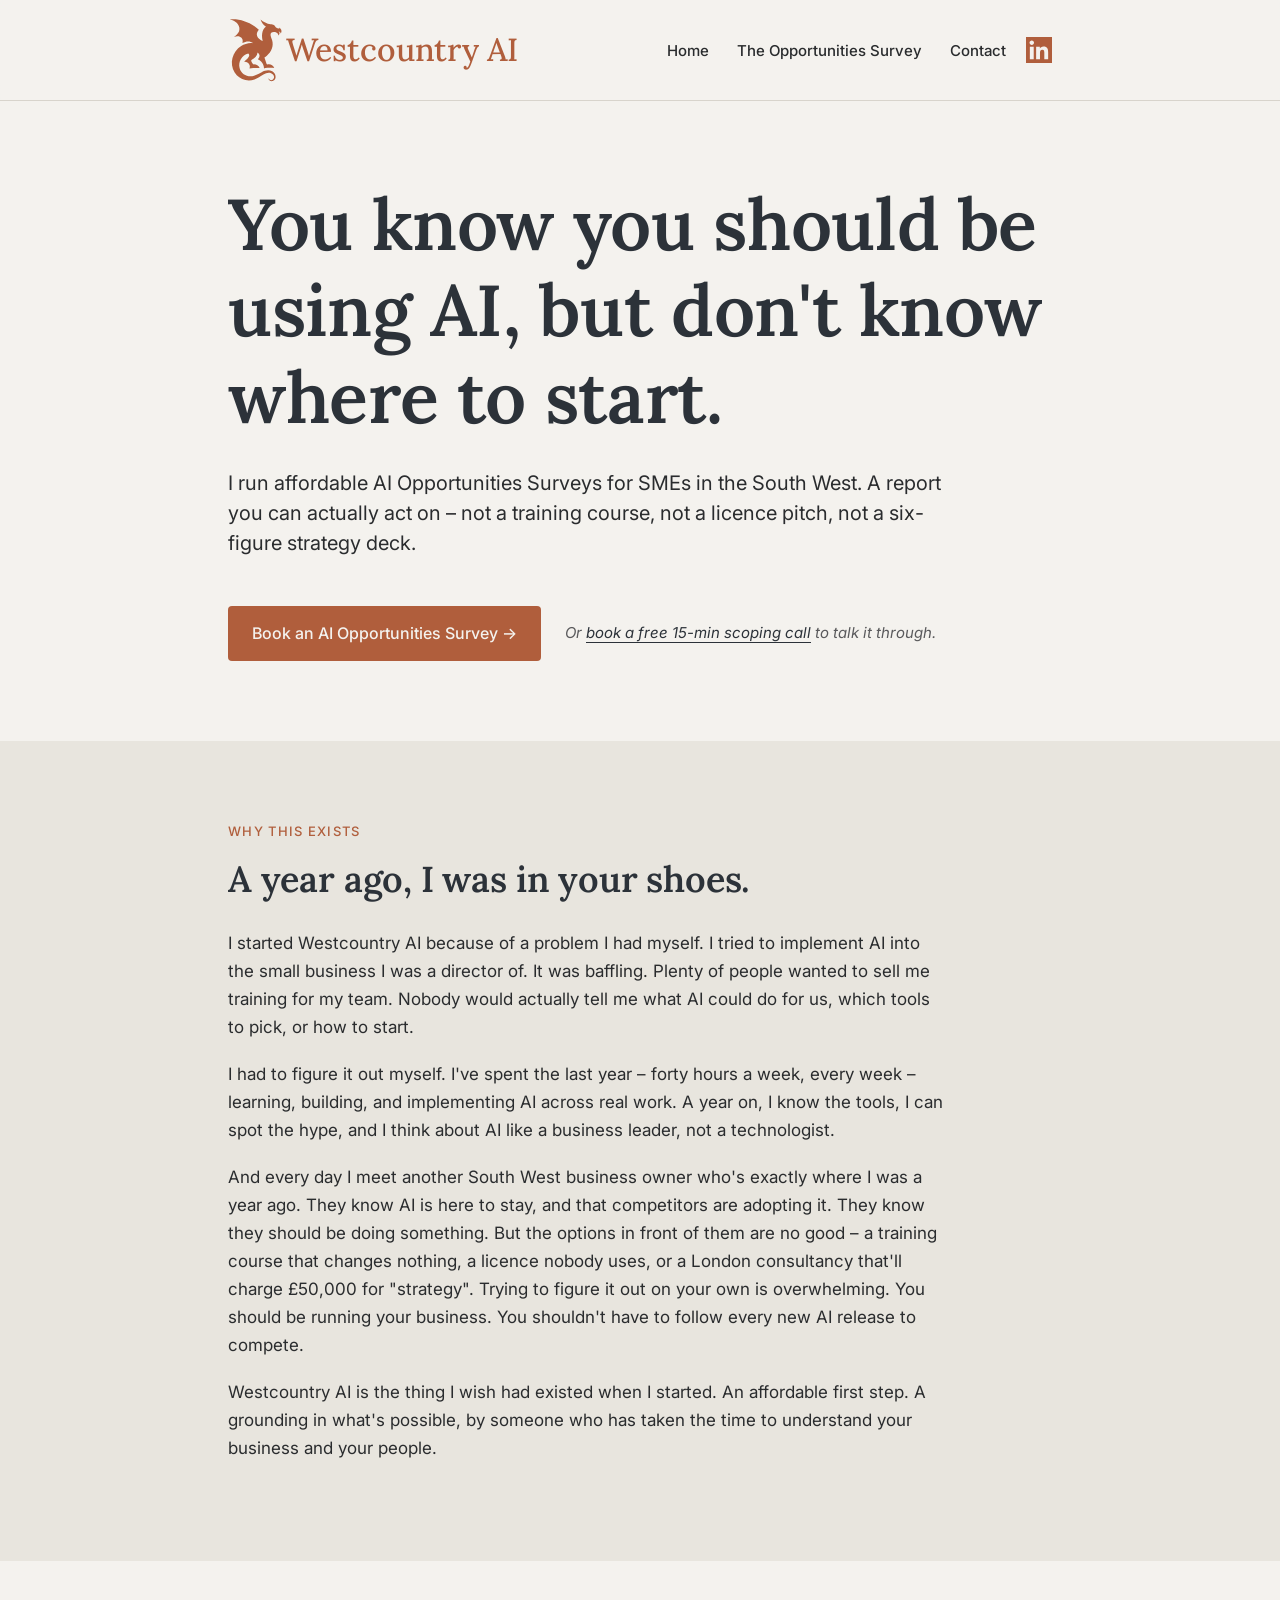
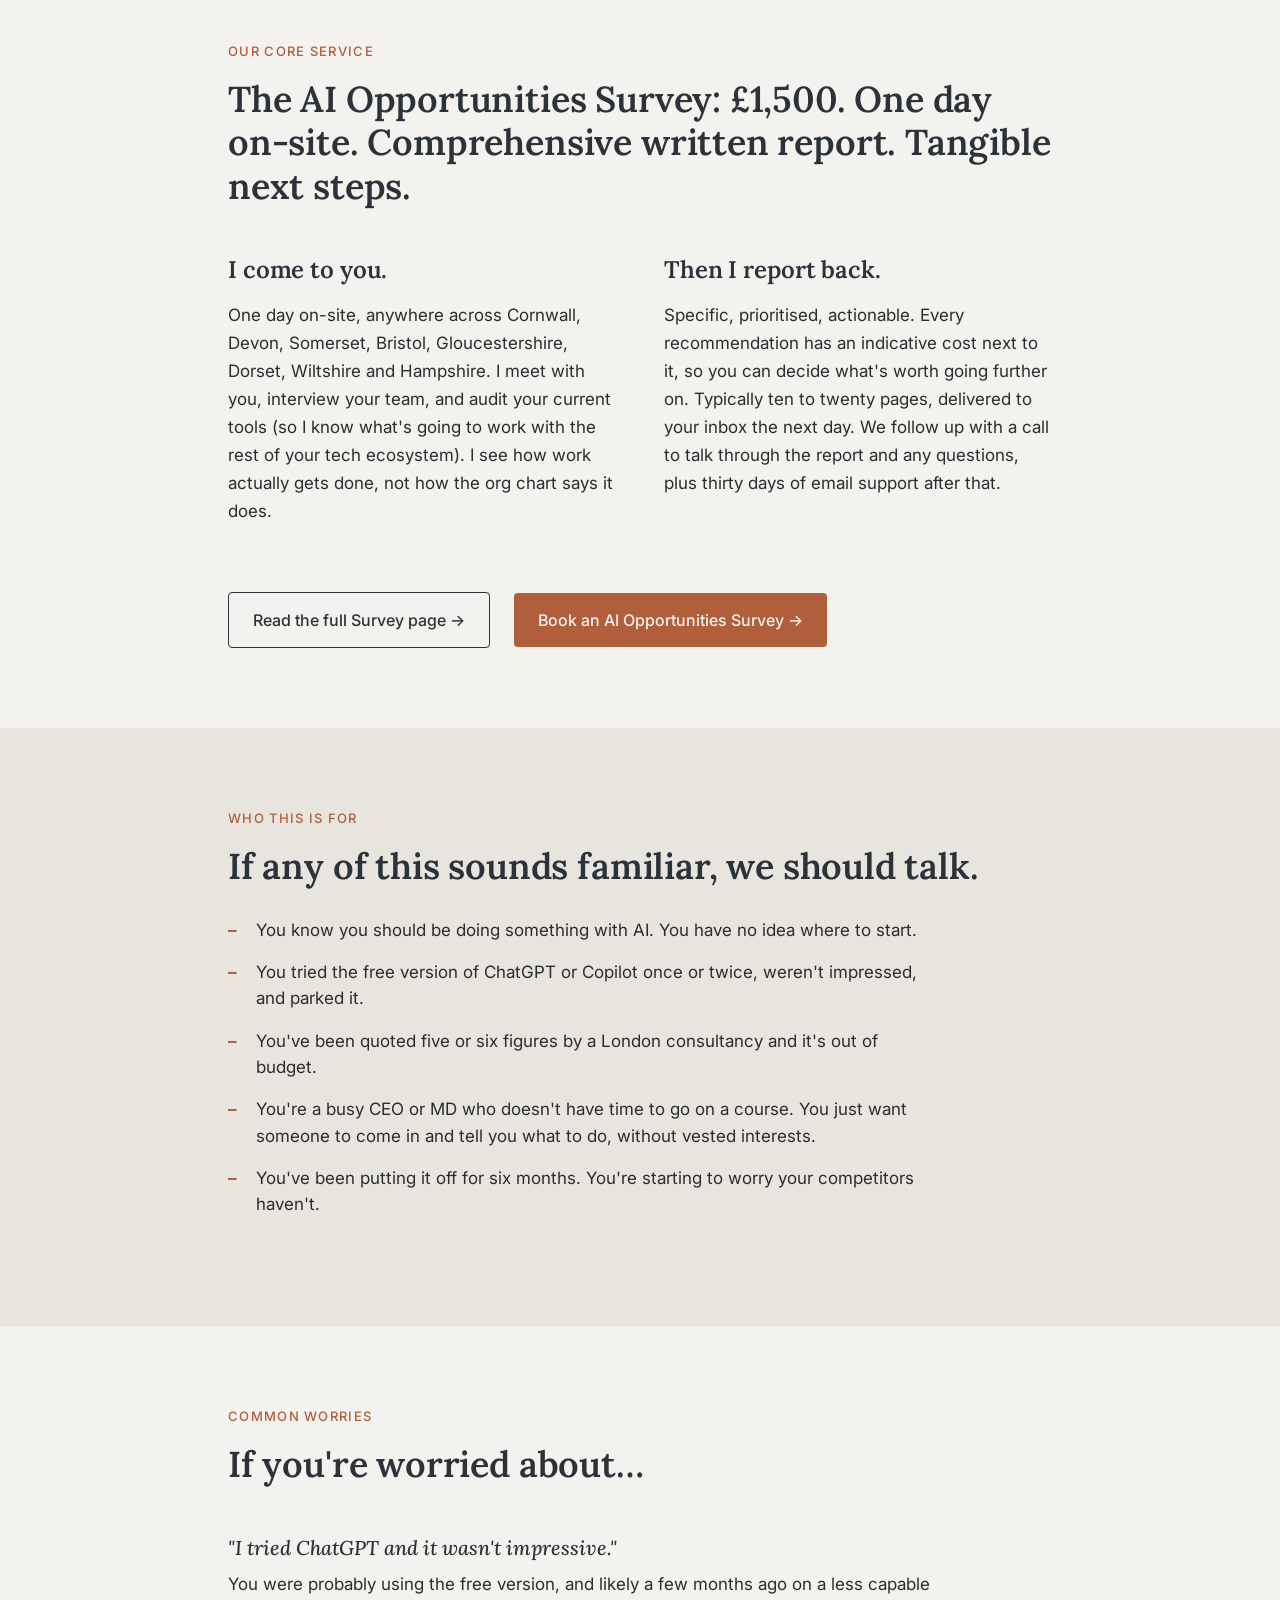
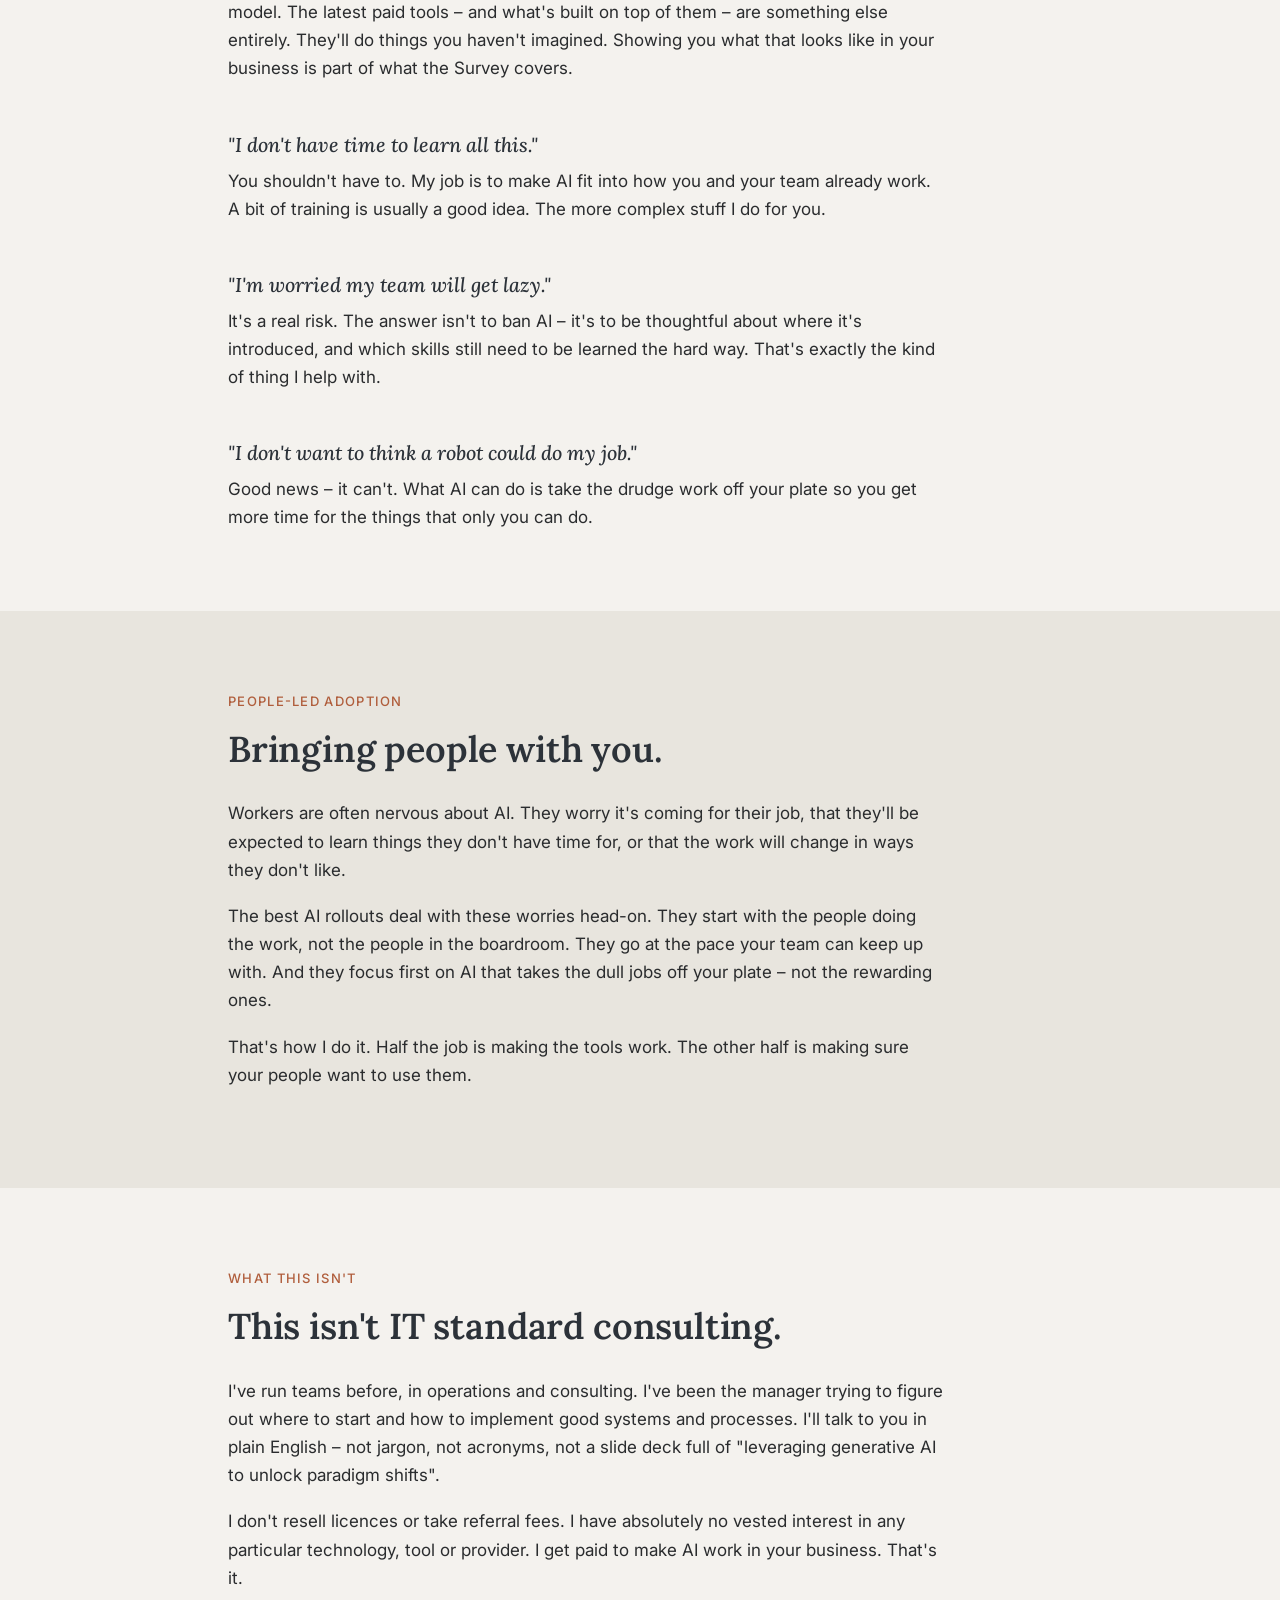
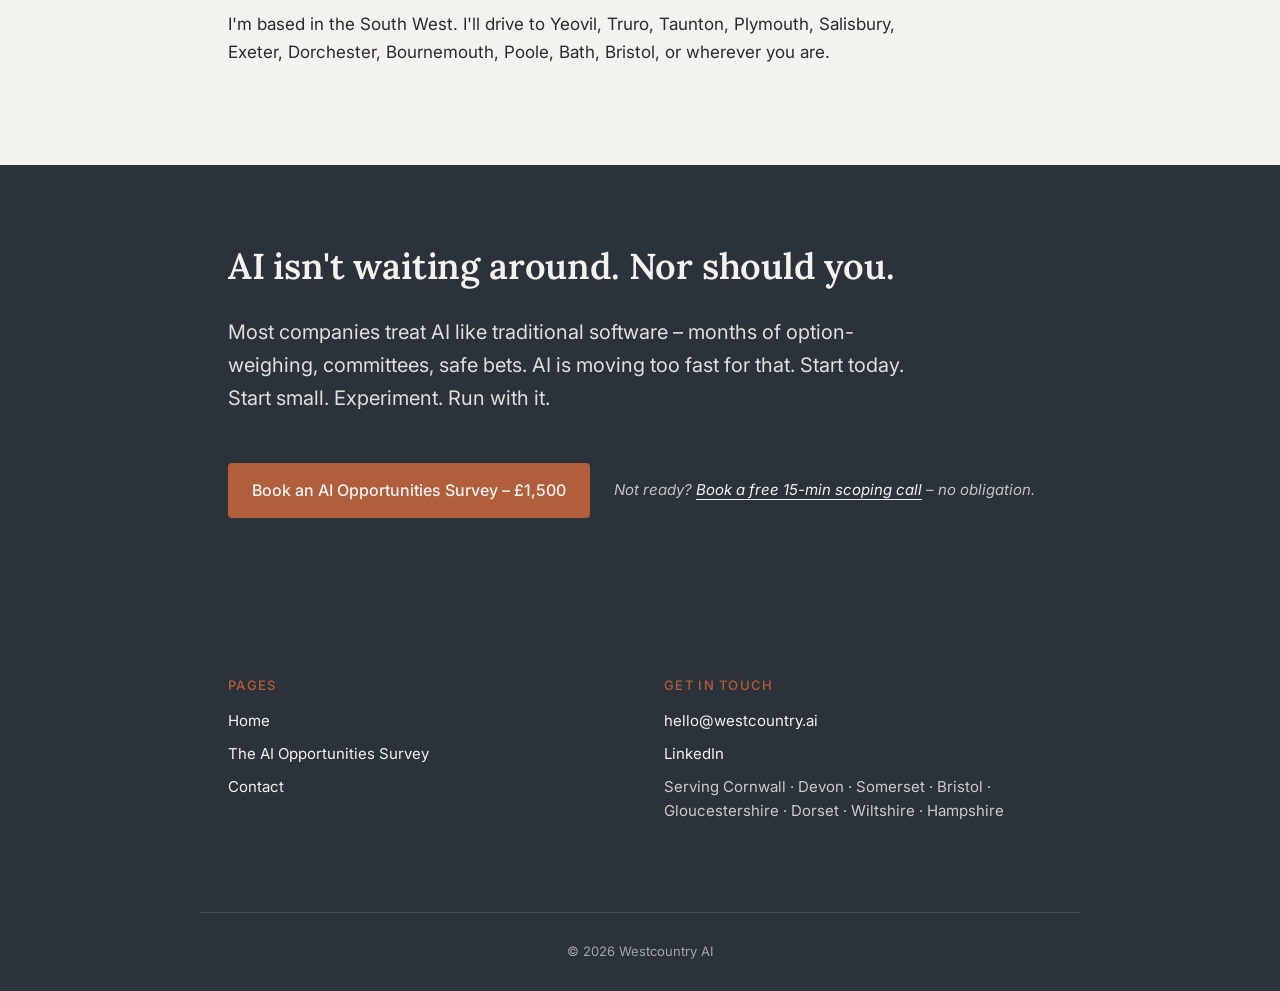
<file: index.html>
<!DOCTYPE html>
<html lang="en-GB">
<head>
  <meta charset="UTF-8">
  <meta name="viewport" content="width=device-width, initial-scale=1.0">
  <title>Westcountry AI – Practical AI for businesses in the South West</title>
  <meta name="description" content="I help SMEs in Cornwall, Devon, Somerset and beyond figure out where AI fits. The AI Opportunities Survey: £1,500 fixed price, one day on-site, full written report.">
  <link rel="preconnect" href="https://fonts.googleapis.com">
  <link rel="preconnect" href="https://fonts.gstatic.com" crossorigin>
  <link rel="icon" type="image/svg+xml" href="wyvern.svg">
  <link rel="stylesheet" href="styles.css">
</head>
<body>

  <header class="site-header">
    <nav class="nav" aria-label="Main">
      <a href="index.html" class="logo"><img src="wyvern.svg" alt="" class="logo-icon" aria-hidden="true"><span class="logo-text">Westcountry AI</span></a>
      <ul class="nav-links">
        <li><a href="index.html">Home</a></li>
        <li><a href="opportunities-survey.html">The Opportunities Survey</a></li>
        <li><a href="contact.html">Contact</a></li>
      </ul>
      <a href="https://www.linkedin.com/company/westcountryai" class="nav-social" aria-label="LinkedIn" target="_blank" rel="noopener">
        <svg viewBox="0 0 24 24" aria-hidden="true"><rect width="24" height="24" fill="currentColor"/><path fill="#F4F2EE" d="M7.119 20.452H3.555V9h3.564v11.452zM5.337 7.433c-1.144 0-2.063-.926-2.063-2.065 0-1.138.92-2.063 2.063-2.063 1.14 0 2.064.925 2.064 2.063 0 1.139-.925 2.065-2.064 2.065zm15.115 13.019h-3.554v-5.569c0-1.328-.027-3.037-1.852-3.037-1.853 0-2.136 1.445-2.136 2.939v5.667H9.351V9h3.414v1.561h.046c.477-.9 1.637-1.85 3.37-1.85 3.601 0 4.267 2.37 4.267 5.455v6.286z"/></svg>
      </a>
    </nav>
  </header>

  <main>

    <!-- Hero -->
    <section class="hero">
      <div class="container">
        <h1>You know you should be using AI, but don't know where to start.</h1>
        <p class="subhead">I run affordable AI Opportunities Surveys for SMEs in the South West. A report you can actually act on – not a training course, not a licence pitch, not a six-figure strategy deck.</p>
        <div class="cta-row">
          <a href="mailto:hello@westcountry.ai?subject=AI%20Opportunities%20Survey%20enquiry" class="btn btn-primary">Book an AI Opportunities Survey →</a>
          <span class="secondary-cta">Or <a href="mailto:hello@westcountry.ai?subject=15-minute%20scoping%20call%20enquiry">book a free 15-min scoping call</a> to talk it through.</span>
        </div>
      </div>
    </section>

    <!-- Why this exists -->
    <section class="alt">
      <div class="container">
        <p class="section-eyebrow">Why this exists</p>
        <h2>A year ago, I was in your shoes.</h2>
        <div class="prose">
          <p>I started Westcountry AI because of a problem I had myself. I tried to implement AI into the small business I was a director of. It was baffling. Plenty of people wanted to sell me training for my team. Nobody would actually tell me what AI could do for us, which tools to pick, or how to start.</p>
          <p>I had to figure it out myself. I've spent the last year – forty hours a week, every week – learning, building, and implementing AI across real work. A year on, I know the tools, I can spot the hype, and I think about AI like a business leader, not a technologist.</p>
          <p>And every day I meet another South West business owner who's exactly where I was a year ago. They know AI is here to stay, and that competitors are adopting it. They know they should be doing something. But the options in front of them are no good – a training course that changes nothing, a licence nobody uses, or a London consultancy that'll charge £50,000 for "strategy". Trying to figure it out on your own is overwhelming. You should be running your business. You shouldn't have to follow every new AI release to compete.</p>
          <p>Westcountry AI is the thing I wish had existed when I started. An affordable first step. A grounding in what's possible, by someone who has taken the time to understand your business and your people.</p>
        </div>
      </div>
    </section>

    <!-- The product -->
    <section>
      <div class="container">
        <p class="section-eyebrow">Our core service</p>
        <h2>The AI Opportunities Survey: £1,500. One day on-site. Comprehensive written report. Tangible next steps.</h2>

        <div class="three-cols">
          <div class="col">
            <h3>I come to you.</h3>
            <p>One day on-site, anywhere across Cornwall, Devon, Somerset, Bristol, Gloucestershire, Dorset, Wiltshire and Hampshire. I meet with you, interview your team, and audit your current tools (so I know what's going to work with the rest of your tech ecosystem). I see how work actually gets done, not how the org chart says it does.</p>
          </div>
          <div class="col">
            <h3>Then I report back.</h3>
            <p>Specific, prioritised, actionable. Every recommendation has an indicative cost next to it, so you can decide what's worth going further on. Typically ten to twenty pages, delivered to your inbox the next day. We follow up with a call to talk through the report and any questions, plus thirty days of email support after that.</p>
          </div>
        </div>

        <div class="cta-row" style="margin-top: 3rem;">
          <a href="opportunities-survey.html" class="btn btn-secondary">Read the full Survey page →</a>
          <a href="mailto:hello@westcountry.ai?subject=AI%20Opportunities%20Survey%20enquiry" class="btn btn-primary">Book an AI Opportunities Survey →</a>
        </div>
      </div>
    </section>

    <!-- If this sounds like you -->
    <section class="alt">
      <div class="container">
        <p class="section-eyebrow">Who this is for</p>
        <h2>If any of this sounds familiar, we should talk.</h2>
        <ul class="bullet-list">
          <li>You know you should be doing something with AI. You have no idea where to start.</li>
          <li>You tried the free version of ChatGPT or Copilot once or twice, weren't impressed, and parked it.</li>
          <li>You've been quoted five or six figures by a London consultancy and it's out of budget.</li>
          <li>You're a busy CEO or MD who doesn't have time to go on a course. You just want someone to come in and tell you what to do, without vested interests.</li>
          <li>You've been putting it off for six months. You're starting to worry your competitors haven't.</li>
        </ul>
      </div>
    </section>

    <!-- If you're worried about -->
    <section>
      <div class="container">
        <p class="section-eyebrow">Common worries</p>
        <h2>If you're worried about…</h2>

        <div class="worries">
          <div class="worry-item">
            <p class="q">"I tried ChatGPT and it wasn't impressive."</p>
            <p class="a">You were probably using the free version, and likely a few months ago on a less capable model. The latest paid tools – and what's built on top of them – are something else entirely. They'll do things you haven't imagined. Showing you what that looks like in your business is part of what the Survey covers.</p>
          </div>

          <div class="worry-item">
            <p class="q">"I don't have time to learn all this."</p>
            <p class="a">You shouldn't have to. My job is to make AI fit into how you and your team already work. A bit of training is usually a good idea. The more complex stuff I do for you.</p>
          </div>

          <div class="worry-item">
            <p class="q">"I'm worried my team will get lazy."</p>
            <p class="a">It's a real risk. The answer isn't to ban AI – it's to be thoughtful about where it's introduced, and which skills still need to be learned the hard way. That's exactly the kind of thing I help with.</p>
          </div>

          <div class="worry-item">
            <p class="q">"I don't want to think a robot could do my job."</p>
            <p class="a">Good news – it can't. What AI can do is take the drudge work off your plate so you get more time for the things that only you can do.</p>
          </div>
        </div>
      </div>
    </section>

    <!-- Bringing people with you -->
    <section class="alt">
      <div class="container">
        <p class="section-eyebrow">People-led adoption</p>
        <h2>Bringing people with you.</h2>
        <div class="prose">
          <p>Workers are often nervous about AI. They worry it's coming for their job, that they'll be expected to learn things they don't have time for, or that the work will change in ways they don't like.</p>
          <p>The best AI rollouts deal with these worries head-on. They start with the people doing the work, not the people in the boardroom. They go at the pace your team can keep up with. And they focus first on AI that takes the dull jobs off your plate – not the rewarding ones.</p>
          <p>That's how I do it. Half the job is making the tools work. The other half is making sure your people want to use them.</p>
        </div>
      </div>
    </section>

    <!-- I'm not a tech bro -->
    <section>
      <div class="container">
        <p class="section-eyebrow">What this isn't</p>
        <h2>This isn't IT standard consulting.</h2>
        <div class="prose">
          <p>I've run teams before, in operations and consulting. I've been the manager trying to figure out where to start and how to implement good systems and processes. I'll talk to you in plain English – not jargon, not acronyms, not a slide deck full of "leveraging generative AI to unlock paradigm shifts".</p>
          <p>I don't resell licences or take referral fees. I have absolutely no vested interest in any particular technology, tool or provider. I get paid to make AI work in your business. That's it.</p>
          <p>I'm based in the South West. I'll drive to Yeovil, Truro, Taunton, Plymouth, Salisbury, Exeter, Dorchester, Bournemouth, Poole, Bath, Bristol, or wherever you are.</p>
        </div>
      </div>
    </section>

    <!-- Final CTA band -->
    <section class="cta-band">
      <div class="container">
        <h2>AI isn't waiting around. Nor should you.</h2>
        <p class="subhead">Most companies treat AI like traditional software – months of option-weighing, committees, safe bets. AI is moving too fast for that. Start today. Start small. Experiment. Run with it.</p>
        <div class="cta-row">
          <a href="mailto:hello@westcountry.ai?subject=AI%20Opportunities%20Survey%20enquiry" class="btn btn-primary">Book an AI Opportunities Survey – £1,500</a>
          <span class="secondary-cta">Not ready? <a href="mailto:hello@westcountry.ai?subject=15-minute%20scoping%20call%20enquiry">Book a free 15-min scoping call</a> – no obligation.</span>
        </div>
      </div>
    </section>

  </main>

  <footer class="site-footer">
    <div class="footer-grid">
      <div>
        <h4>Pages</h4>
        <ul>
          <li><a href="index.html">Home</a></li>
          <li><a href="opportunities-survey.html">The AI Opportunities Survey</a></li>
          <li><a href="contact.html">Contact</a></li>
        </ul>
      </div>
      <div>
        <h4>Get in touch</h4>
        <p><a href="mailto:hello@westcountry.ai">hello@westcountry.ai</a></p>
        <p><a href="https://www.linkedin.com/company/westcountryai" target="_blank" rel="noopener">LinkedIn</a></p>
        <p>Serving Cornwall · Devon · Somerset · Bristol · Gloucestershire · Dorset · Wiltshire · Hampshire</p>
      </div>
    </div>
    <div class="copyright">© 2026 Westcountry AI</div>
  </footer>

</body>
</html>
</file>
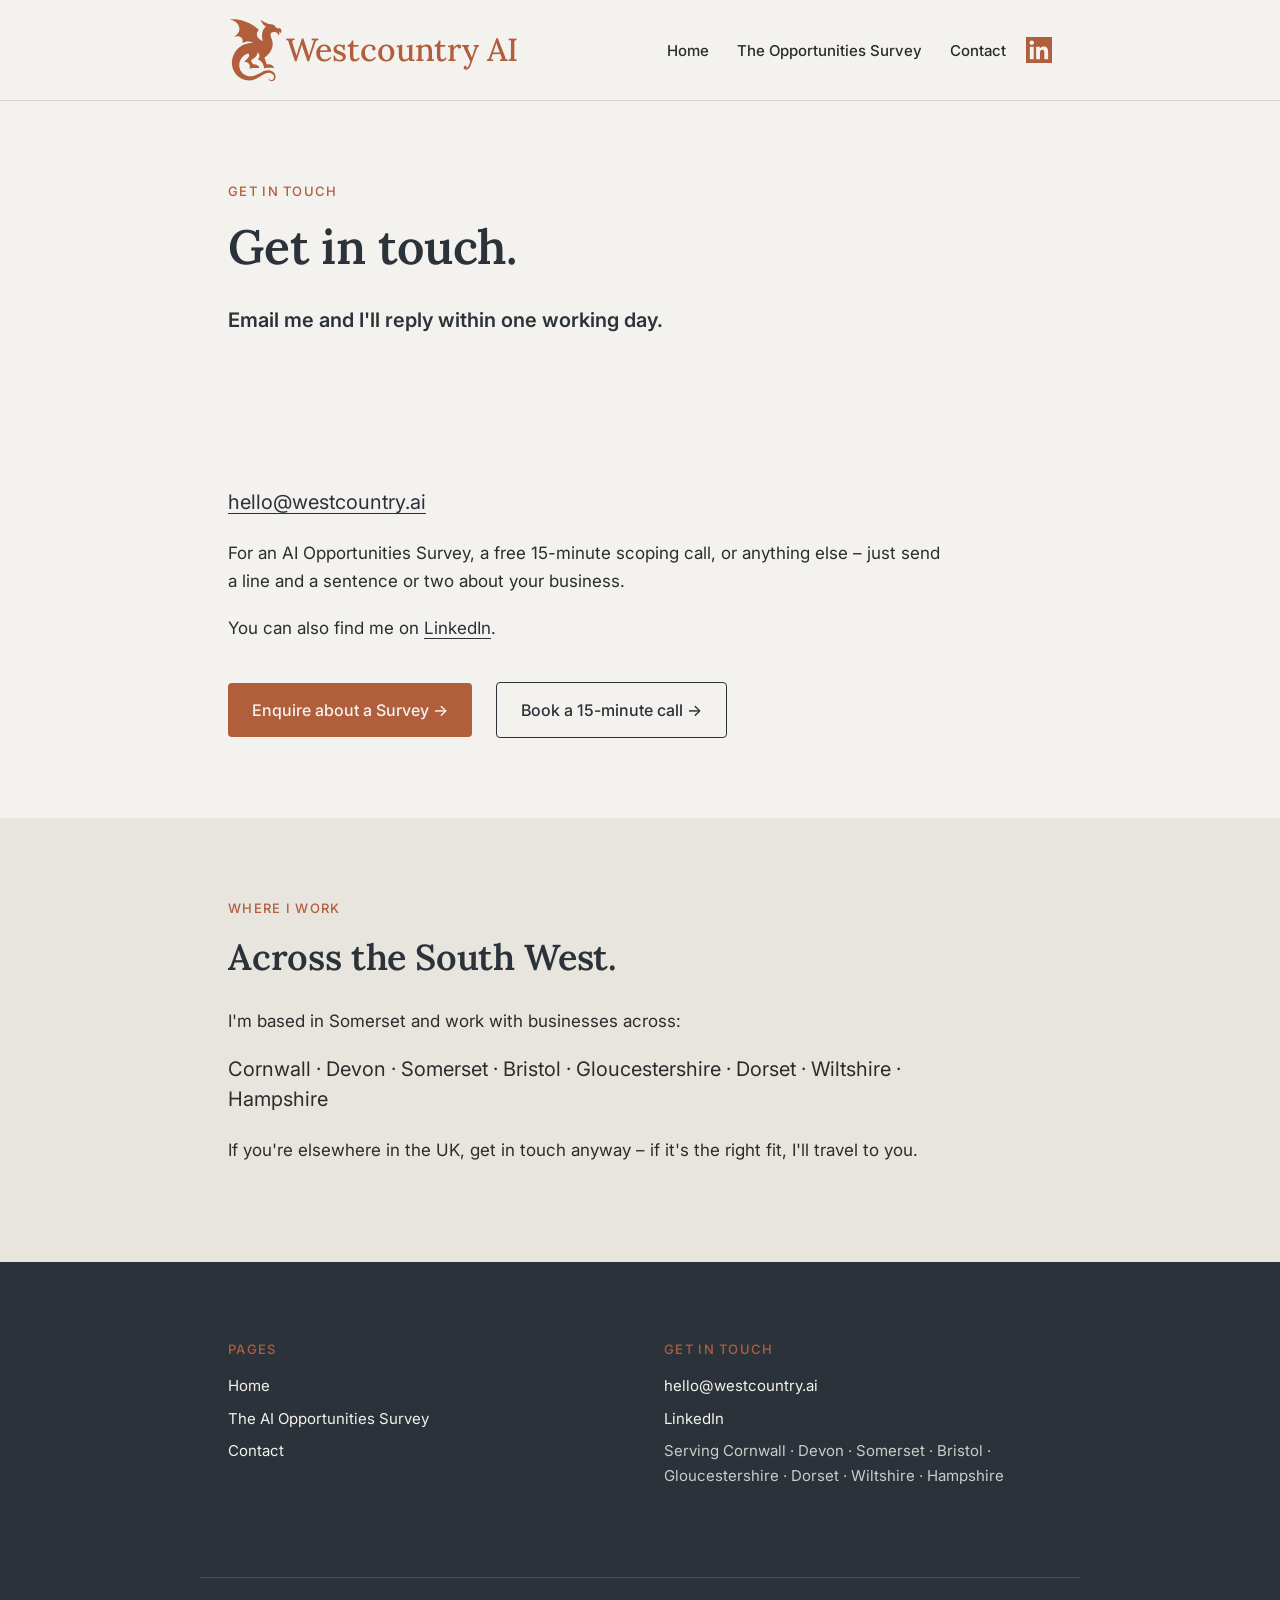
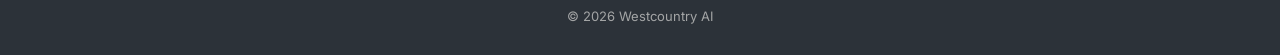
<file: contact.html>
<!DOCTYPE html>
<html lang="en-GB">
<head>
  <meta charset="UTF-8">
  <meta name="viewport" content="width=device-width, initial-scale=1.0">
  <title>Contact – Westcountry AI</title>
  <meta name="description" content="Get in touch with Westcountry AI. Email hello@westcountry.ai and I'll reply within one working day.">
  <link rel="preconnect" href="https://fonts.googleapis.com">
  <link rel="preconnect" href="https://fonts.gstatic.com" crossorigin>
  <link rel="icon" type="image/svg+xml" href="wyvern.svg">
  <link rel="stylesheet" href="styles.css">
</head>
<body>

  <header class="site-header">
    <nav class="nav" aria-label="Main">
      <a href="index.html" class="logo"><img src="wyvern.svg" alt="" class="logo-icon" aria-hidden="true"><span class="logo-text">Westcountry AI</span></a>
      <ul class="nav-links">
        <li><a href="index.html">Home</a></li>
        <li><a href="opportunities-survey.html">The Opportunities Survey</a></li>
        <li><a href="contact.html">Contact</a></li>
      </ul>
      <a href="https://www.linkedin.com/company/westcountryai" class="nav-social" aria-label="LinkedIn" target="_blank" rel="noopener">
        <svg viewBox="0 0 24 24" aria-hidden="true"><rect width="24" height="24" fill="currentColor"/><path fill="#F4F2EE" d="M7.119 20.452H3.555V9h3.564v11.452zM5.337 7.433c-1.144 0-2.063-.926-2.063-2.065 0-1.138.92-2.063 2.063-2.063 1.14 0 2.064.925 2.064 2.063 0 1.139-.925 2.065-2.064 2.065zm15.115 13.019h-3.554v-5.569c0-1.328-.027-3.037-1.852-3.037-1.853 0-2.136 1.445-2.136 2.939v5.667H9.351V9h3.414v1.561h.046c.477-.9 1.637-1.85 3.37-1.85 3.601 0 4.267 2.37 4.267 5.455v6.286z"/></svg>
      </a>
    </nav>
  </header>

  <main>

    <section class="page-hero">
      <div class="container">
        <p class="section-eyebrow">Get in touch</p>
        <h1>Get in touch.</h1>
        <p class="subhead"><strong>Email me and I'll reply within one working day.</strong></p>
      </div>
    </section>

    <section class="tight">
      <div class="container">
        <div class="prose">
          <p class="lead"><a href="mailto:hello@westcountry.ai">hello@westcountry.ai</a></p>
          <p>For an AI Opportunities Survey, a free 15-minute scoping call, or anything else – just send a line and a sentence or two about your business.</p>
          <p>You can also find me on <a href="https://www.linkedin.com/company/westcountryai" target="_blank" rel="noopener">LinkedIn</a>.</p>
        </div>

        <div class="cta-row" style="margin-top: 2.5rem;">
          <a href="mailto:hello@westcountry.ai?subject=AI%20Opportunities%20Survey%20enquiry" class="btn btn-primary">Enquire about a Survey →</a>
          <a href="mailto:hello@westcountry.ai?subject=15-minute%20scoping%20call%20enquiry" class="btn btn-secondary">Book a 15-minute call →</a>
        </div>
      </div>
    </section>

    <section class="alt">
      <div class="container">
        <p class="section-eyebrow">Where I work</p>
        <h2>Across the South West.</h2>
        <div class="prose">
          <p>I'm based in Somerset and work with businesses across:</p>
          <p class="lead">Cornwall · Devon · Somerset · Bristol · Gloucestershire · Dorset · Wiltshire · Hampshire</p>
          <p>If you're elsewhere in the UK, get in touch anyway – if it's the right fit, I'll travel to you.</p>
        </div>
      </div>
    </section>

  </main>

  <footer class="site-footer">
    <div class="footer-grid">
      <div>
        <h4>Pages</h4>
        <ul>
          <li><a href="index.html">Home</a></li>
          <li><a href="opportunities-survey.html">The AI Opportunities Survey</a></li>
          <li><a href="contact.html">Contact</a></li>
        </ul>
      </div>
      <div>
        <h4>Get in touch</h4>
        <p><a href="mailto:hello@westcountry.ai">hello@westcountry.ai</a></p>
        <p><a href="https://www.linkedin.com/company/westcountryai" target="_blank" rel="noopener">LinkedIn</a></p>
        <p>Serving Cornwall · Devon · Somerset · Bristol · Gloucestershire · Dorset · Wiltshire · Hampshire</p>
      </div>
    </div>
    <div class="copyright">© 2026 Westcountry AI</div>
  </footer>

</body>
</html>
</file>
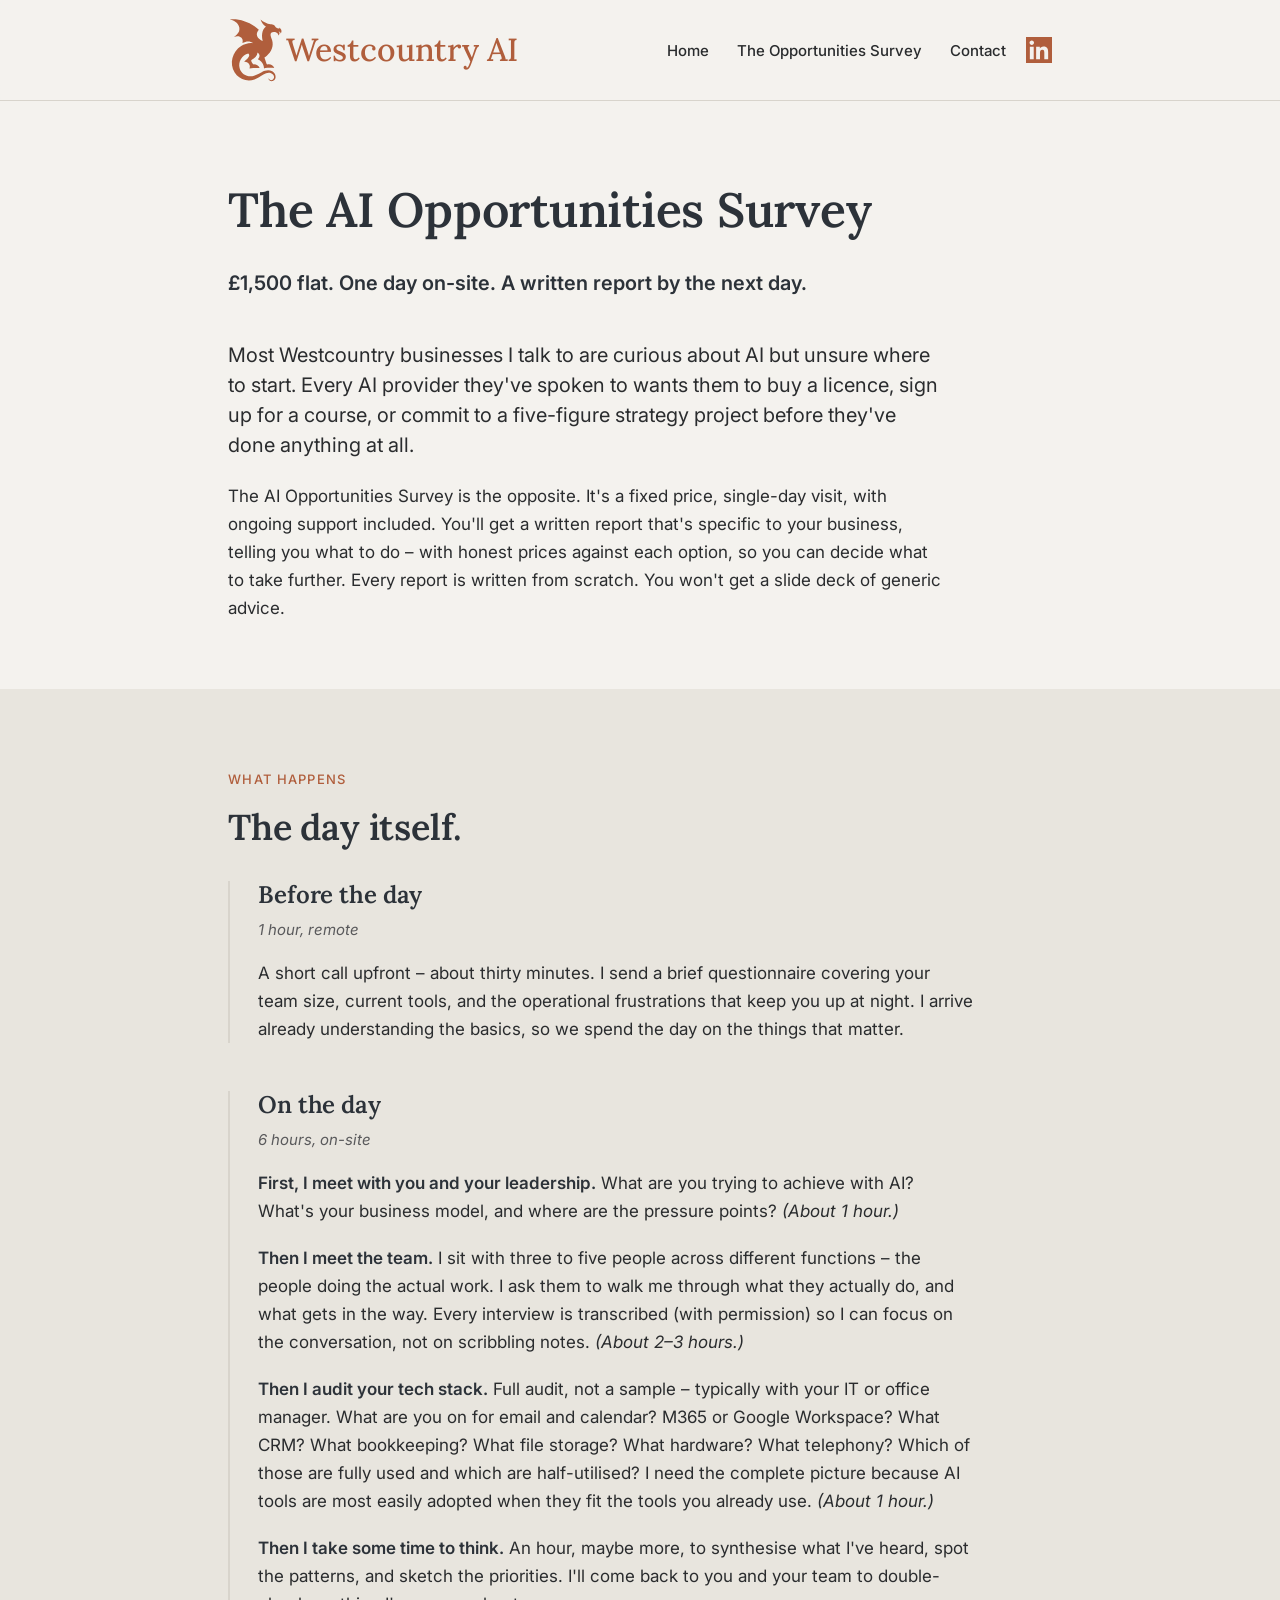
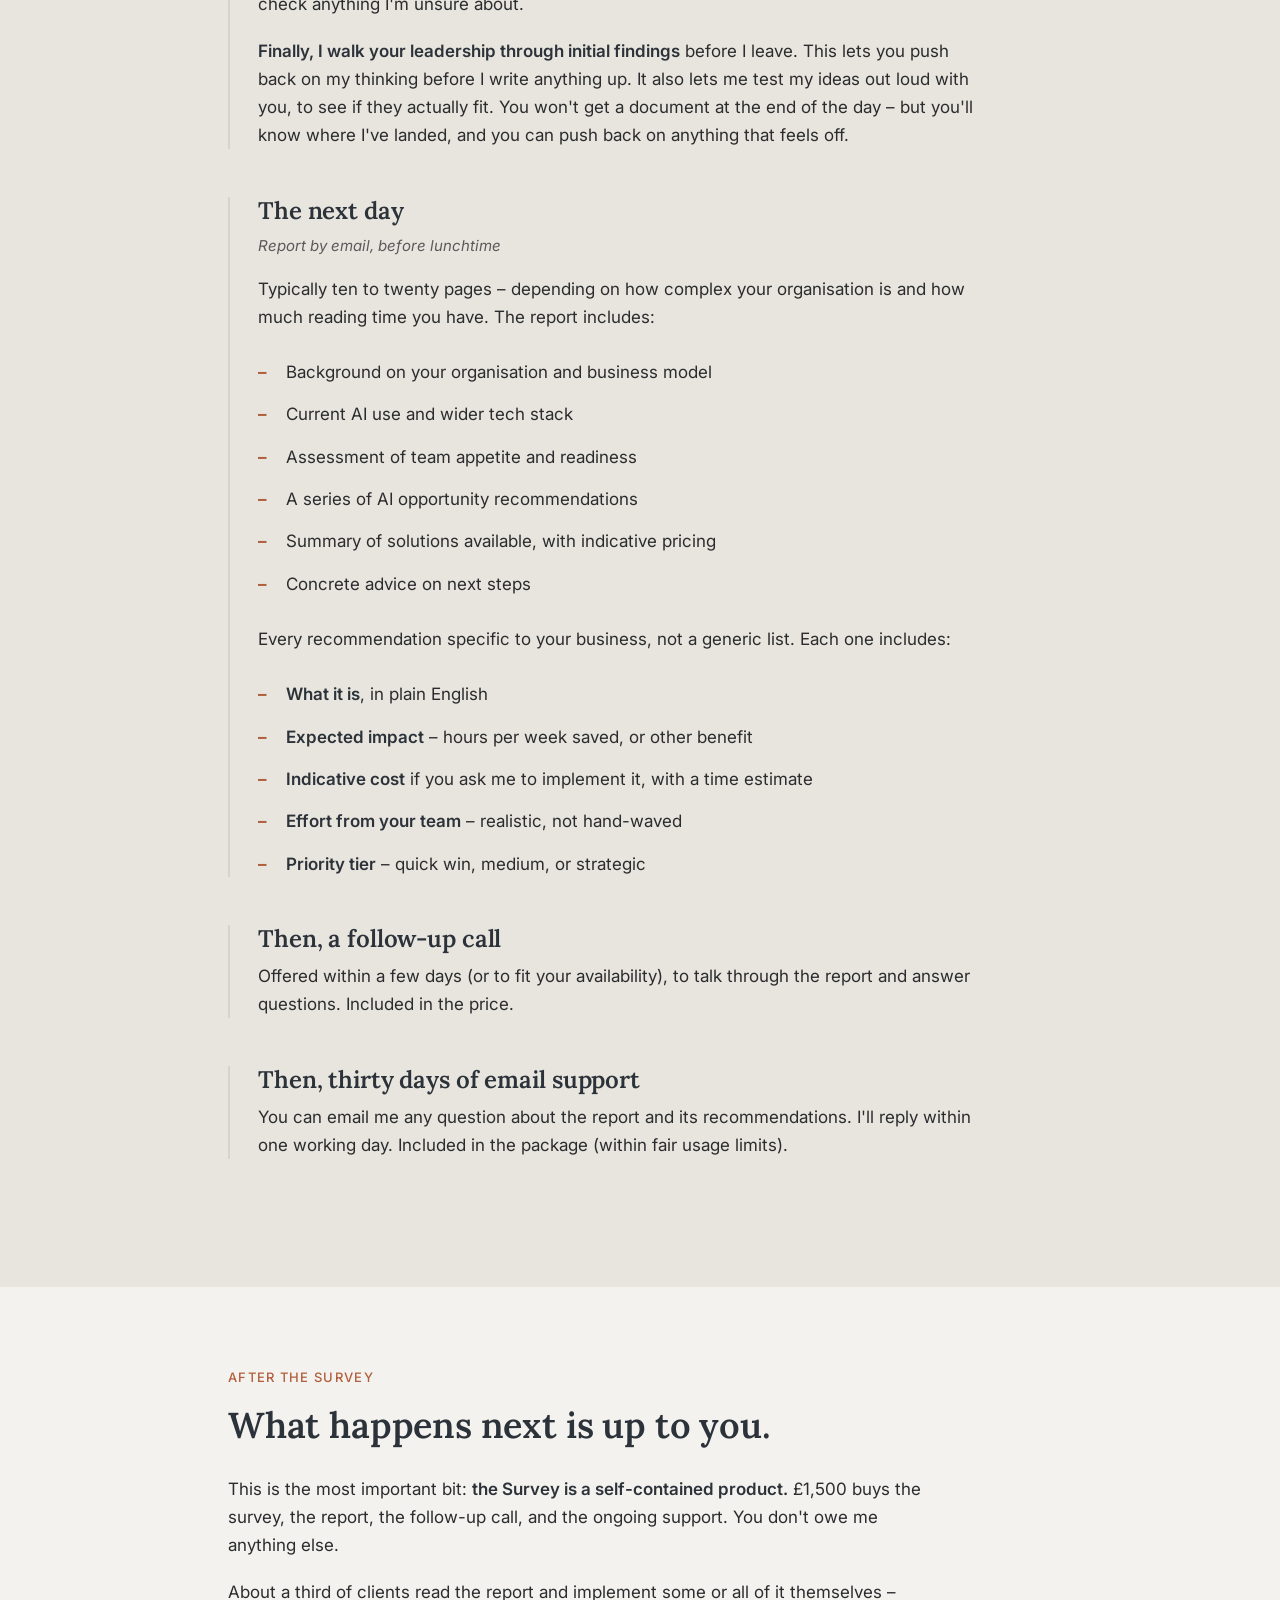
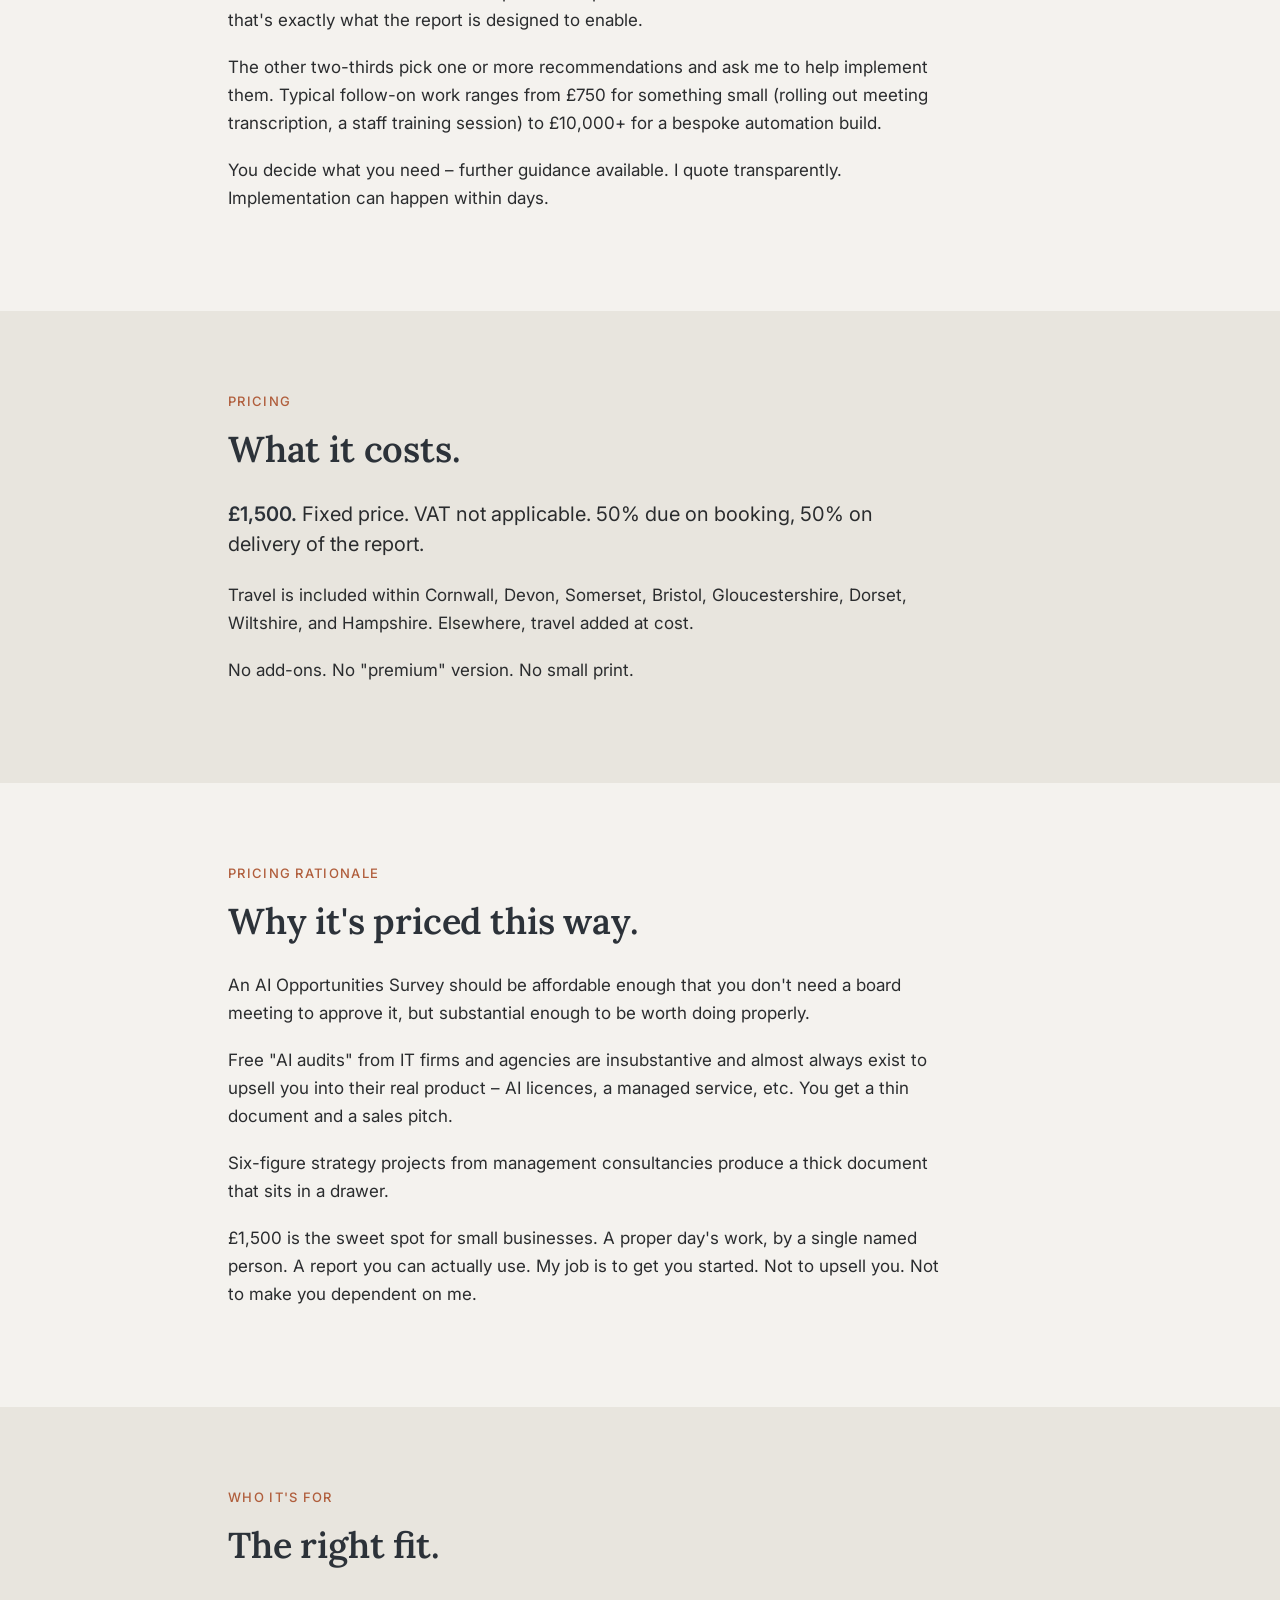
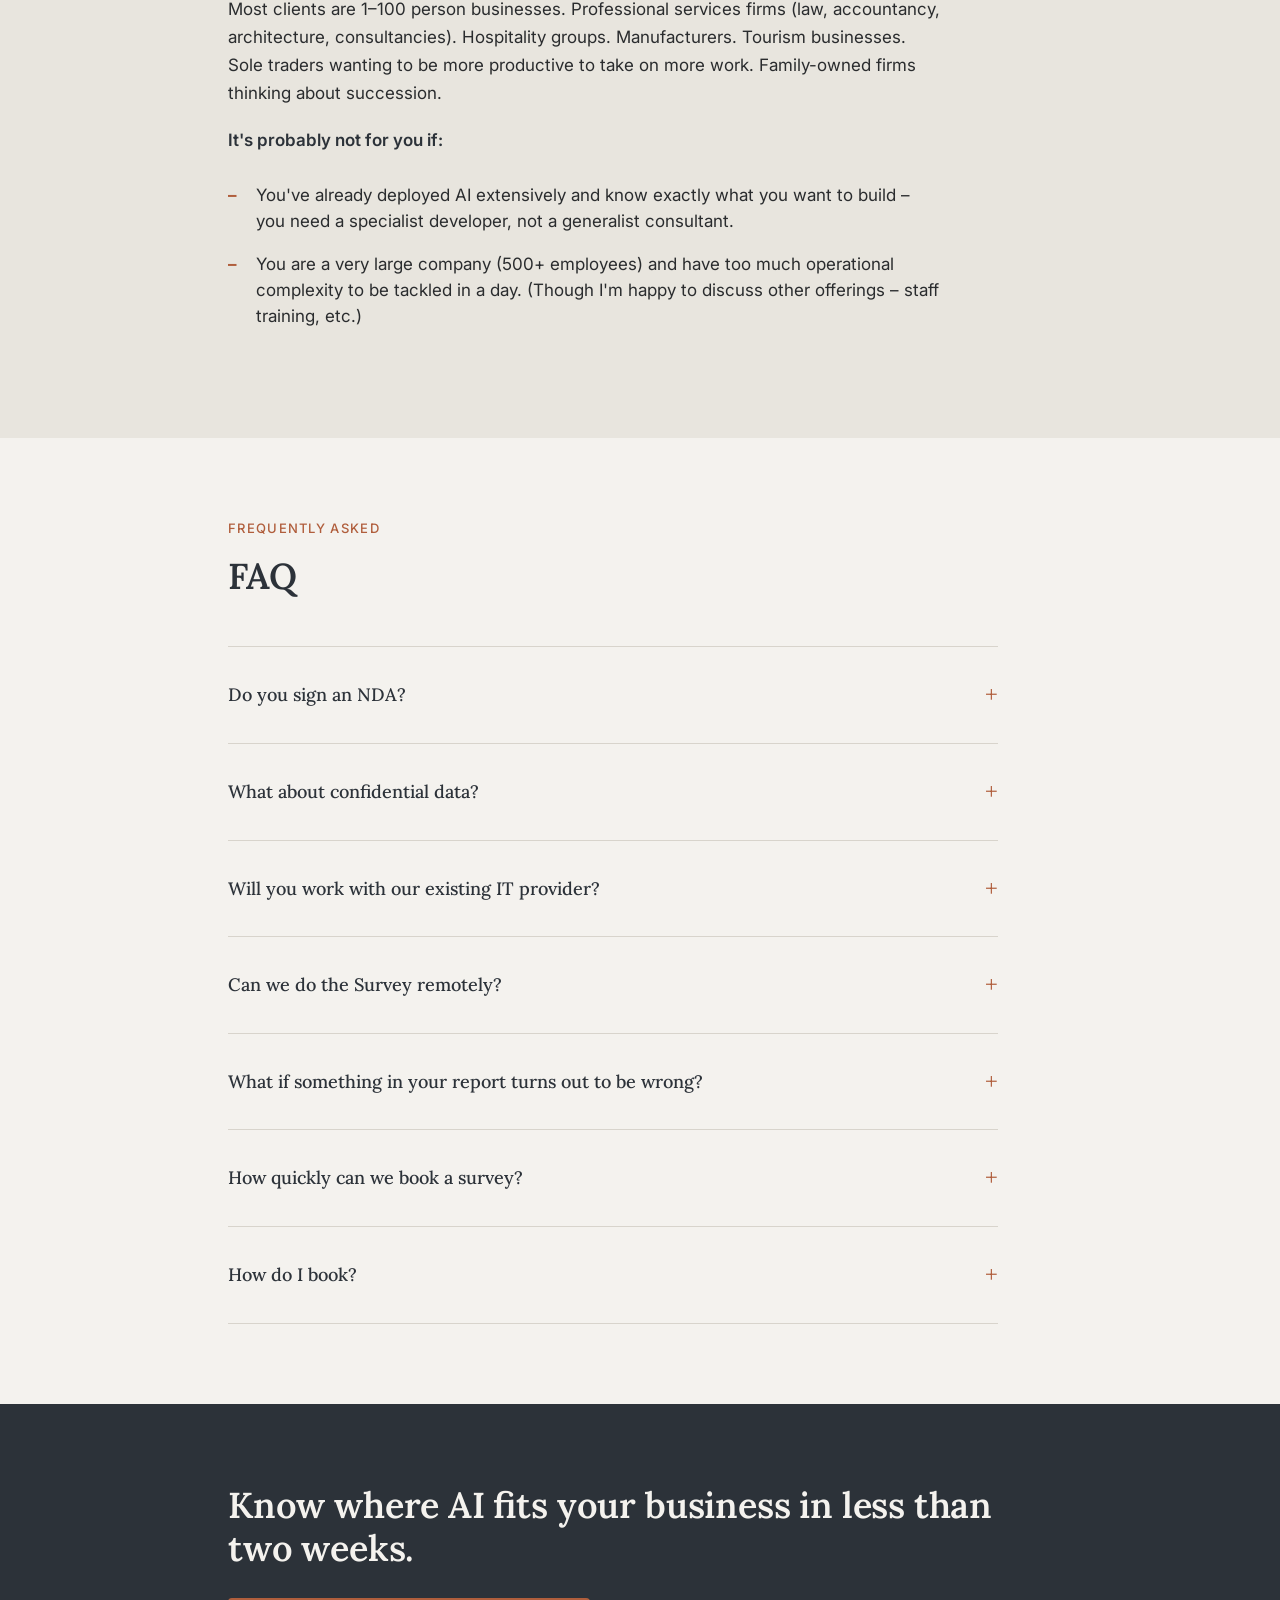
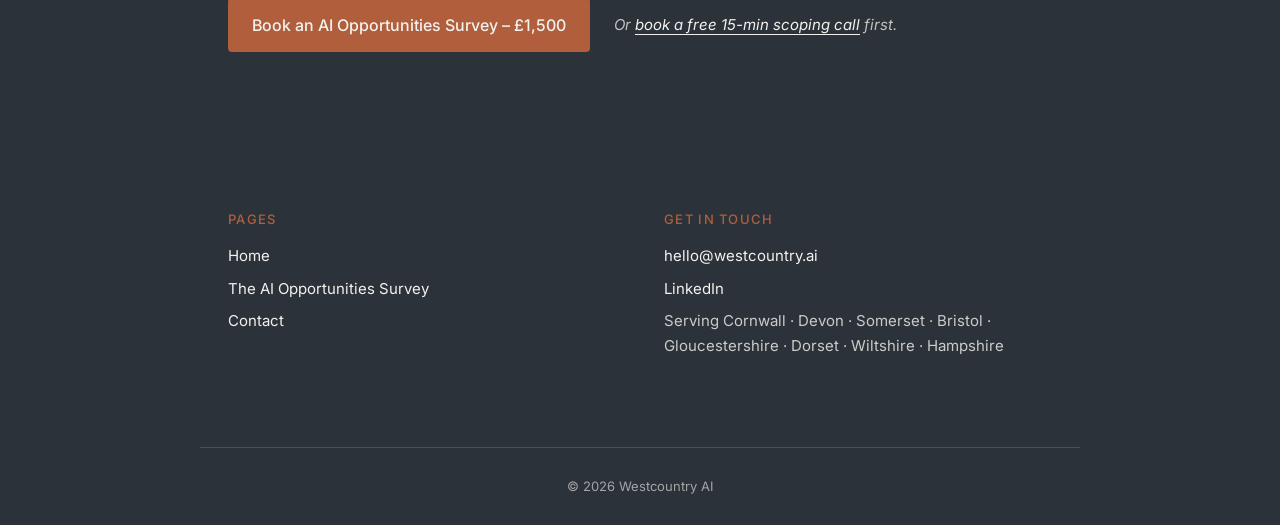
<file: opportunities-survey.html>
<!DOCTYPE html>
<html lang="en-GB">
<head>
  <meta charset="UTF-8">
  <meta name="viewport" content="width=device-width, initial-scale=1.0">
  <title>The AI Opportunities Survey – Westcountry AI</title>
  <meta name="description" content="A one-day on-site assessment that maps where AI fits in your business. £1,500 fixed price. Written report by next morning. No upsell.">
  <link rel="preconnect" href="https://fonts.googleapis.com">
  <link rel="preconnect" href="https://fonts.gstatic.com" crossorigin>
  <link rel="icon" type="image/svg+xml" href="wyvern.svg">
  <link rel="stylesheet" href="styles.css">
</head>
<body>

  <header class="site-header">
    <nav class="nav" aria-label="Main">
      <a href="index.html" class="logo"><img src="wyvern.svg" alt="" class="logo-icon" aria-hidden="true"><span class="logo-text">Westcountry AI</span></a>
      <ul class="nav-links">
        <li><a href="index.html">Home</a></li>
        <li><a href="opportunities-survey.html">The Opportunities Survey</a></li>
        <li><a href="contact.html">Contact</a></li>
      </ul>
      <a href="https://www.linkedin.com/company/westcountryai" class="nav-social" aria-label="LinkedIn" target="_blank" rel="noopener">
        <svg viewBox="0 0 24 24" aria-hidden="true"><rect width="24" height="24" fill="currentColor"/><path fill="#F4F2EE" d="M7.119 20.452H3.555V9h3.564v11.452zM5.337 7.433c-1.144 0-2.063-.926-2.063-2.065 0-1.138.92-2.063 2.063-2.063 1.14 0 2.064.925 2.064 2.063 0 1.139-.925 2.065-2.064 2.065zm15.115 13.019h-3.554v-5.569c0-1.328-.027-3.037-1.852-3.037-1.853 0-2.136 1.445-2.136 2.939v5.667H9.351V9h3.414v1.561h.046c.477-.9 1.637-1.85 3.37-1.85 3.601 0 4.267 2.37 4.267 5.455v6.286z"/></svg>
      </a>
    </nav>
  </header>

  <main>

    <section class="page-hero">
      <div class="container">
        <h1>The AI Opportunities Survey</h1>
        <p class="subhead"><strong>£1,500 flat. One day on-site. A written report by the next day.</strong></p>
        <div class="prose" style="margin-top: 2.5rem;">
          <p class="lead">Most Westcountry businesses I talk to are curious about AI but unsure where to start. Every AI provider they've spoken to wants them to buy a licence, sign up for a course, or commit to a five-figure strategy project before they've done anything at all.</p>
          <p>The AI Opportunities Survey is the opposite. It's a fixed price, single-day visit, with ongoing support included. You'll get a written report that's specific to your business, telling you what to do – with honest prices against each option, so you can decide what to take further. Every report is written from scratch. You won't get a slide deck of generic advice.</p>
        </div>
      </div>
    </section>

    <section class="alt">
      <div class="container">
        <p class="section-eyebrow">What happens</p>
        <h2>The day itself.</h2>

        <div style="max-width: 70ch; margin-top: 2rem;">

          <div class="day-step">
            <h3>Before the day</h3>
            <p class="duration">1 hour, remote</p>
            <p>A short call upfront – about thirty minutes. I send a brief questionnaire covering your team size, current tools, and the operational frustrations that keep you up at night. I arrive already understanding the basics, so we spend the day on the things that matter.</p>
          </div>

          <div class="day-step">
            <h3>On the day</h3>
            <p class="duration">6 hours, on-site</p>
            <p><strong>First, I meet with you and your leadership.</strong> What are you trying to achieve with AI? What's your business model, and where are the pressure points? <em>(About 1 hour.)</em></p>
            <p><strong>Then I meet the team.</strong> I sit with three to five people across different functions – the people doing the actual work. I ask them to walk me through what they actually do, and what gets in the way. Every interview is transcribed (with permission) so I can focus on the conversation, not on scribbling notes. <em>(About 2–3 hours.)</em></p>
            <p><strong>Then I audit your tech stack.</strong> Full audit, not a sample – typically with your IT or office manager. What are you on for email and calendar? M365 or Google Workspace? What CRM? What bookkeeping? What file storage? What hardware? What telephony? Which of those are fully used and which are half-utilised? I need the complete picture because AI tools are most easily adopted when they fit the tools you already use. <em>(About 1 hour.)</em></p>
            <p><strong>Then I take some time to think.</strong> An hour, maybe more, to synthesise what I've heard, spot the patterns, and sketch the priorities. I'll come back to you and your team to double-check anything I'm unsure about.</p>
            <p><strong>Finally, I walk your leadership through initial findings</strong> before I leave. This lets you push back on my thinking before I write anything up. It also lets me test my ideas out loud with you, to see if they actually fit. You won't get a document at the end of the day – but you'll know where I've landed, and you can push back on anything that feels off.</p>
          </div>

          <div class="day-step">
            <h3>The next day</h3>
            <p class="duration">Report by email, before lunchtime</p>
            <p>Typically ten to twenty pages – depending on how complex your organisation is and how much reading time you have. The report includes:</p>
            <ul class="bullet-list">
              <li>Background on your organisation and business model</li>
              <li>Current AI use and wider tech stack</li>
              <li>Assessment of team appetite and readiness</li>
              <li>A series of AI opportunity recommendations</li>
              <li>Summary of solutions available, with indicative pricing</li>
              <li>Concrete advice on next steps</li>
            </ul>
            <p>Every recommendation specific to your business, not a generic list. Each one includes:</p>
            <ul class="bullet-list">
              <li><strong>What it is</strong>, in plain English</li>
              <li><strong>Expected impact</strong> – hours per week saved, or other benefit</li>
              <li><strong>Indicative cost</strong> if you ask me to implement it, with a time estimate</li>
              <li><strong>Effort from your team</strong> – realistic, not hand-waved</li>
              <li><strong>Priority tier</strong> – quick win, medium, or strategic</li>
            </ul>
          </div>

          <div class="day-step">
            <h3>Then, a follow-up call</h3>
            <p>Offered within a few days (or to fit your availability), to talk through the report and answer questions. Included in the price.</p>
          </div>

          <div class="day-step">
            <h3>Then, thirty days of email support</h3>
            <p>You can email me any question about the report and its recommendations. I'll reply within one working day. Included in the package (within fair usage limits).</p>
          </div>

        </div>
      </div>
    </section>

    <section>
      <div class="container">
        <p class="section-eyebrow">After the survey</p>
        <h2>What happens next is up to you.</h2>
        <div class="prose">
          <p>This is the most important bit: <strong>the Survey is a self-contained product.</strong> £1,500 buys the survey, the report, the follow-up call, and the ongoing support. You don't owe me anything else.</p>
          <p>About a third of clients read the report and implement some or all of it themselves – that's exactly what the report is designed to enable.</p>
          <p>The other two-thirds pick one or more recommendations and ask me to help implement them. Typical follow-on work ranges from £750 for something small (rolling out meeting transcription, a staff training session) to £10,000+ for a bespoke automation build.</p>
          <p>You decide what you need – further guidance available. I quote transparently. Implementation can happen within days.</p>
        </div>
      </div>
    </section>

    <section class="alt">
      <div class="container">
        <p class="section-eyebrow">Pricing</p>
        <h2>What it costs.</h2>
        <div class="prose">
          <p class="lead"><strong>£1,500.</strong> Fixed price. VAT not applicable. 50% due on booking, 50% on delivery of the report.</p>
          <p>Travel is included within Cornwall, Devon, Somerset, Bristol, Gloucestershire, Dorset, Wiltshire, and Hampshire. Elsewhere, travel added at cost.</p>
          <p>No add-ons. No "premium" version. No small print.</p>
        </div>
      </div>
    </section>

    <section>
      <div class="container">
        <p class="section-eyebrow">Pricing rationale</p>
        <h2>Why it's priced this way.</h2>
        <div class="prose">
          <p>An AI Opportunities Survey should be affordable enough that you don't need a board meeting to approve it, but substantial enough to be worth doing properly.</p>
          <p>Free "AI audits" from IT firms and agencies are insubstantive and almost always exist to upsell you into their real product – AI licences, a managed service, etc. You get a thin document and a sales pitch.</p>
          <p>Six-figure strategy projects from management consultancies produce a thick document that sits in a drawer.</p>
          <p>£1,500 is the sweet spot for small businesses. A proper day's work, by a single named person. A report you can actually use. My job is to get you started. Not to upsell you. Not to make you dependent on me.</p>
        </div>
      </div>
    </section>

    <section class="alt">
      <div class="container">
        <p class="section-eyebrow">Who it's for</p>
        <h2>The right fit.</h2>
        <div class="prose">
          <p>Most clients are 1–100 person businesses. Professional services firms (law, accountancy, architecture, consultancies). Hospitality groups. Manufacturers. Tourism businesses. Sole traders wanting to be more productive to take on more work. Family-owned firms thinking about succession.</p>
          <p><strong>It's probably not for you if:</strong></p>
          <ul class="bullet-list">
            <li>You've already deployed AI extensively and know exactly what you want to build – you need a specialist developer, not a generalist consultant.</li>
            <li>You are a very large company (500+ employees) and have too much operational complexity to be tackled in a day. (Though I'm happy to discuss other offerings – staff training, etc.)</li>
          </ul>
        </div>
      </div>
    </section>

    <section>
      <div class="container">
        <p class="section-eyebrow">Frequently asked</p>
        <h2>FAQ</h2>

        <div class="faq">
          <details>
            <summary>Do you sign an NDA?</summary>
            <p>Yes. I'll send mine, or sign yours.</p>
          </details>

          <details>
            <summary>What about confidential data?</summary>
            <p>I don't need confidential data at the Survey stage. I'll ask about processes, not records. If we move to implementation, we'll put proper data-handling agreements in place before I touch anything sensitive.</p>
          </details>

          <details>
            <summary>Will you work with our existing IT provider?</summary>
            <p>Yes – I prefer to. Your IT provider knows your systems. I coordinate with them, rather than around them.</p>
          </details>

          <details>
            <summary>Can we do the Survey remotely?</summary>
            <p>If you prefer to handle everything remotely, this is an option.</p>
          </details>

          <details>
            <summary>What if something in your report turns out to be wrong?</summary>
            <p>It happens – there's a limit to how much I can understand about your business from a single day of exposure. The thirty-day email window is there specifically to catch it. I'll revise and reissue the report if the original was materially off.</p>
          </details>

          <details>
            <summary>How quickly can we book a survey?</summary>
            <p>Usually within the week.</p>
          </details>

          <details>
            <summary>How do I book?</summary>
            <p>Email me at <a href="mailto:hello@westcountry.ai?subject=AI%20Opportunities%20Survey%20enquiry">hello@westcountry.ai</a> with a sentence or two about your business. I suggest a free 15-minute scoping call first, to make sure I'm the right person for you.</p>
          </details>
        </div>
      </div>
    </section>

    <section class="cta-band">
      <div class="container">
        <h2>Know where AI fits your business in less than two weeks.</h2>
        <div class="cta-row">
          <a href="mailto:hello@westcountry.ai?subject=AI%20Opportunities%20Survey%20enquiry" class="btn btn-primary">Book an AI Opportunities Survey – £1,500</a>
          <span class="secondary-cta">Or <a href="mailto:hello@westcountry.ai?subject=15-minute%20scoping%20call%20enquiry">book a free 15-min scoping call</a> first.</span>
        </div>
      </div>
    </section>

  </main>

  <footer class="site-footer">
    <div class="footer-grid">
      <div>
        <h4>Pages</h4>
        <ul>
          <li><a href="index.html">Home</a></li>
          <li><a href="opportunities-survey.html">The AI Opportunities Survey</a></li>
          <li><a href="contact.html">Contact</a></li>
        </ul>
      </div>
      <div>
        <h4>Get in touch</h4>
        <p><a href="mailto:hello@westcountry.ai">hello@westcountry.ai</a></p>
        <p><a href="https://www.linkedin.com/company/westcountryai" target="_blank" rel="noopener">LinkedIn</a></p>
        <p>Serving Cornwall · Devon · Somerset · Bristol · Gloucestershire · Dorset · Wiltshire · Hampshire</p>
      </div>
    </div>
    <div class="copyright">© 2026 Westcountry AI</div>
  </footer>

</body>
</html>
</file>
<file: styles.css>
/* ============================================
   Westcountry AI – site styles
   v1, plain CSS, no framework
   ============================================ */

/* ---- Fonts (Google Fonts) ---- */
@import url('https://fonts.googleapis.com/css2?family=Lora:ital,wght@0,400..700;1,400..700&family=Inter:wght@400;500;600;700&display=swap');

/* ---- Reset ---- */
*, *::before, *::after {
  box-sizing: border-box;
  margin: 0;
  padding: 0;
}

html {
  scroll-behavior: smooth;
  -webkit-text-size-adjust: 100%;
}

img, svg {
  max-width: 100%;
  height: auto;
  display: block;
}

button {
  font: inherit;
}

/* ---- Design tokens ---- */
:root {
  /* Palette — Deep Slate + Burnt Sienna on cool stone */
  --bg: #F4F2EE;
  --bg-alt: #E8E5DE;
  --bg-dark: #2C3239;
  --text: #2A2C2E;
  --text-muted: #5A5A5C;
  --primary: #2C3239;
  --accent: #B05E3C;
  --accent-hover: #944A2C;
  --border: #D8D4CC;

  /* Type */
  --font-heading: 'Lora', Georgia, serif;
  --font-body: 'Inter', -apple-system, system-ui, sans-serif;

  /* Type scale (mobile defaults; larger via clamp) */
  --fs-display: clamp(2.5rem, 6vw, 4.5rem);  /* H1 hero */
  --fs-h1: clamp(2rem, 4.5vw, 3rem);          /* page H1 */
  --fs-h2: clamp(1.625rem, 3vw, 2.25rem);     /* H2 */
  --fs-h3: clamp(1.25rem, 2vw, 1.5rem);       /* H3 */
  --fs-large: 1.25rem;                         /* lead paragraphs */
  --fs-body: 1.0625rem;                        /* 17px body */
  --fs-small: 0.9375rem;                       /* 15px */
  --fs-caption: 0.8125rem;                     /* 13px */

  /* Spacing */
  --space-xxs: 0.25rem;
  --space-xs: 0.5rem;
  --space-s: 1rem;
  --space-m: 1.75rem;
  --space-l: 3rem;
  --space-xl: 5rem;
  --space-xxl: 5rem;

  /* Layout */
  --max-prose: 65ch;
  --max-content: 880px;
}

/* ---- Base ---- */
body {
  background: var(--bg);
  color: var(--text);
  font-family: var(--font-body);
  font-size: var(--fs-body);
  line-height: 1.65;
  font-feature-settings: "kern", "liga", "calt";
  -webkit-font-smoothing: antialiased;
  -moz-osx-font-smoothing: grayscale;
}

h1, h2, h3, h4 {
  font-family: var(--font-heading);
  color: var(--primary);
  line-height: 1.2;
  letter-spacing: -0.005em;
}

h1 {
  font-size: var(--fs-h1);
  font-weight: 600;
}

h2 {
  font-size: var(--fs-h2);
  font-weight: 600;
  margin-bottom: var(--space-m);
}

h3 {
  font-size: var(--fs-h3);
  font-weight: 600;
  margin-bottom: var(--space-s);
}

p {
  margin-bottom: 1.1em;
  max-width: 65ch;
}

a {
  color: var(--primary);
  text-decoration: underline;
  text-decoration-thickness: 1px;
  text-underline-offset: 4px;
  transition: color 0.15s ease;
}

a:hover {
  color: var(--accent);
}

strong {
  font-weight: 600;
  color: var(--primary);
}

em {
  font-style: italic;
}

::selection {
  background: var(--accent);
  color: var(--bg);
}

/* ---- Layout ---- */
.container {
  max-width: var(--max-content);
  margin: 0 auto;
  padding: 0 var(--space-m);
}

.prose {
  max-width: var(--max-prose);
}

.prose-narrow {
  max-width: 55ch;
}

section {
  padding: var(--space-xxl) 0;
}

section.alt {
  background: var(--bg-alt);
}

section.tight {
  padding: var(--space-xl) 0;
}

.section-eyebrow {
  font-family: var(--font-body);
  font-size: var(--fs-caption);
  text-transform: uppercase;
  letter-spacing: 0.1em;
  color: var(--accent);
  font-weight: 500;
  margin-bottom: var(--space-s);
}

/* ---- Header ---- */
.site-header {
  position: sticky;
  top: 0;
  z-index: 100;
  background: color-mix(in srgb, var(--bg) 92%, transparent);
  backdrop-filter: saturate(180%) blur(10px);
  -webkit-backdrop-filter: saturate(180%) blur(10px);
  border-bottom: 1px solid var(--border);
}

.nav {
  display: flex;
  align-items: center;
  justify-content: flex-start;
  gap: 0;
  max-width: var(--max-content);
  margin: 0 auto;
  padding: 1.125rem var(--space-m);
}

.nav-links {
  margin-left: auto;
}

.nav-social {
  margin-left: 1.25rem;
}

.logo {
  font-family: var(--font-heading);
  font-weight: 500;
  color: var(--accent);
  text-decoration: none;
  font-size: 2rem;
  letter-spacing: -0.005em;
  white-space: nowrap;
  display: inline-flex;
  align-items: center;
  gap: 0.15rem;
}

.logo-icon {
  height: 64px;
  width: auto;
  flex-shrink: 0;
}

.nav-social {
  color: var(--accent);
  display: inline-flex;
  align-items: center;
  text-decoration: none;
  transition: color 0.15s ease;
}

.nav-social svg {
  width: 26px;
  height: 26px;
  display: block;
}

.nav-social:hover {
  color: var(--accent-hover);
}

.logo:hover {
  color: var(--accent-hover);
}

.logo-text {
  text-decoration: none;
}

.nav-links {
  display: flex;
  gap: 1.75rem;
  list-style: none;
  align-items: center;
}

.nav-links a {
  text-decoration: none;
  font-size: var(--fs-small);
  color: var(--text);
  font-weight: 500;
}

.nav-links a:hover {
  color: var(--accent);
}

.nav-cta {
  margin-left: auto;
}

/* ---- Buttons ---- */
.btn {
  display: inline-flex;
  align-items: center;
  gap: 0.5em;
  padding: 0.875rem 1.5rem;
  font-family: var(--font-body);
  font-weight: 500;
  font-size: 1rem;
  text-decoration: none;
  border-radius: 4px;
  cursor: pointer;
  border: none;
  transition: background-color 0.15s ease, color 0.15s ease;
  white-space: nowrap;
}

.btn-primary {
  background: var(--accent);
  color: var(--bg);
}

.btn-primary:hover {
  background: var(--accent-hover);
  color: var(--bg);
}

.btn-secondary {
  background: transparent;
  color: var(--primary);
  border: 1px solid var(--primary);
}

.btn-secondary:hover {
  background: var(--primary);
  color: var(--bg);
}

.btn-text {
  color: var(--primary);
  font-size: var(--fs-small);
  text-decoration: underline;
}

.btn-text:hover {
  color: var(--accent);
}

/* ---- Hero ---- */
.hero {
  padding: var(--space-xxl) 0 var(--space-xl);
}

.hero h1 {
  font-size: var(--fs-display);
  font-weight: 600;
  margin-bottom: var(--space-m);
  max-width: 24ch;
}

.hero .subhead {
  font-size: var(--fs-large);
  color: var(--text);
  margin-bottom: var(--space-l);
  max-width: 55ch;
  line-height: 1.5;
}

.cta-row {
  display: flex;
  flex-wrap: wrap;
  align-items: center;
  gap: 1.5rem;
}

.secondary-cta {
  font-size: var(--fs-small);
  color: var(--text-muted);
  font-style: italic;
}

.secondary-cta a {
  color: var(--primary);
}

/* ---- Three-column ---- */
.three-cols {
  display: grid;
  grid-template-columns: repeat(auto-fit, minmax(260px, 1fr));
  gap: var(--space-l);
  margin-top: var(--space-l);
}

.three-cols .col h3 {
  margin-bottom: var(--space-s);
  color: var(--primary);
}

/* ---- Bullet list ---- */
.bullet-list {
  list-style: none;
  margin: var(--space-m) 0;
}

.bullet-list li {
  padding-left: 1.75rem;
  position: relative;
  margin-bottom: var(--space-s);
  max-width: 65ch;
  line-height: 1.55;
}

.bullet-list li::before {
  content: '–';
  position: absolute;
  left: 0;
  color: var(--accent);
  font-weight: 700;
}

/* ---- Worry / Q&A blocks ---- */
.worries {
  display: grid;
  gap: var(--space-l);
  max-width: 70ch;
  margin-top: var(--space-l);
}

.worry-item .q {
  font-family: var(--font-heading);
  font-style: italic;
  color: var(--primary);
  font-size: 1.25rem;
  font-weight: 500;
  margin-bottom: var(--space-xs);
  line-height: 1.4;
}

.worry-item .a {
  color: var(--text);
  margin: 0;
}

/* ---- Pull quote / testimonial ---- */
.quote-block {
  border-left: 3px solid var(--accent);
  padding-left: var(--space-m);
  margin: var(--space-m) 0;
  max-width: 60ch;
}

.quote-block .quote {
  font-family: var(--font-heading);
  font-style: italic;
  font-size: 1.375rem;
  color: var(--primary);
  line-height: 1.4;
  font-weight: 400;
}

.quote-block .attr {
  font-family: var(--font-body);
  font-style: normal;
  font-size: var(--fs-small);
  color: var(--text-muted);
  margin-top: var(--space-s);
}

/* ---- Final CTA band ---- */
.cta-band {
  background: var(--bg-dark);
  color: var(--bg);
  padding: var(--space-xxl) 0;
}

.cta-band h2,
.cta-band h3 {
  color: var(--bg);
}

.cta-band .subhead {
  color: color-mix(in srgb, var(--bg) 90%, transparent);
  font-size: var(--fs-large);
  margin-bottom: var(--space-l);
  max-width: 55ch;
}

.cta-band .secondary-cta {
  color: color-mix(in srgb, var(--bg) 75%, transparent);
}

.cta-band .secondary-cta a {
  color: var(--bg);
}

/* ---- FAQ accordion-ish (no JS) ---- */
.faq {
  margin-top: var(--space-l);
  max-width: 70ch;
}

.faq details {
  border-bottom: 1px solid var(--border);
  padding: var(--space-m) 0;
}

.faq details:first-child {
  border-top: 1px solid var(--border);
}

.faq summary {
  font-family: var(--font-heading);
  font-size: 1.125rem;
  font-weight: 500;
  color: var(--primary);
  cursor: pointer;
  list-style: none;
  display: flex;
  justify-content: space-between;
  align-items: center;
  gap: var(--space-s);
}

.faq summary::-webkit-details-marker {
  display: none;
}

.faq summary::after {
  content: '+';
  font-weight: 300;
  font-size: 1.5rem;
  color: var(--accent);
  transition: transform 0.2s ease;
}

.faq details[open] summary::after {
  content: '−';
}

.faq details > *:not(summary) {
  margin-top: var(--space-s);
}

/* ---- Day timeline (Opportunities Survey) ---- */
.day-step {
  margin-bottom: var(--space-l);
  padding-left: var(--space-m);
  border-left: 2px solid var(--border);
}

.day-step h3 {
  color: var(--primary);
  margin-bottom: var(--space-xs);
}

.day-step .duration {
  font-size: var(--fs-small);
  color: var(--text-muted);
  font-style: italic;
}

/* ---- Cards (case studies placeholder) ---- */
.card-grid {
  display: grid;
  grid-template-columns: repeat(auto-fit, minmax(260px, 1fr));
  gap: var(--space-m);
  margin-top: var(--space-l);
}

.card {
  background: var(--bg);
  border: 1px solid var(--border);
  padding: var(--space-m);
  border-radius: 6px;
}

.card-empty {
  text-align: center;
  padding: var(--space-xl);
  border: 2px dashed var(--border);
  background: transparent;
  color: var(--text-muted);
  font-style: italic;
  border-radius: 6px;
}

/* ---- Footer ---- */
.site-footer {
  background: var(--primary);
  color: var(--bg);
  padding: var(--space-xl) 0 var(--space-m);
}

.site-footer h4 {
  color: var(--accent);
  font-family: var(--font-body);
  font-size: var(--fs-caption);
  text-transform: uppercase;
  letter-spacing: 0.1em;
  margin-bottom: var(--space-s);
  font-weight: 500;
}

.site-footer a {
  color: var(--bg);
  text-decoration: none;
}

.site-footer a:hover {
  color: var(--accent);
}

.footer-grid {
  display: grid;
  grid-template-columns: repeat(auto-fit, minmax(200px, 1fr));
  gap: var(--space-l);
  max-width: var(--max-content);
  margin: 0 auto;
  padding: 0 var(--space-m);
}

.footer-grid ul {
  list-style: none;
}

.footer-grid li {
  margin-bottom: var(--space-xs);
  font-size: var(--fs-small);
}

.footer-grid p {
  font-size: var(--fs-small);
  color: color-mix(in srgb, var(--bg) 80%, transparent);
  margin-bottom: var(--space-xs);
}

.copyright {
  text-align: center;
  font-size: var(--fs-caption);
  color: color-mix(in srgb, var(--bg) 60%, transparent);
  margin-top: var(--space-xl);
  padding-top: var(--space-m);
  border-top: 1px solid color-mix(in srgb, var(--bg) 15%, transparent);
  max-width: var(--max-content);
  margin-left: auto;
  margin-right: auto;
  padding-left: var(--space-m);
  padding-right: var(--space-m);
}

/* ---- Utility ---- */
.lead {
  font-size: var(--fs-large);
  color: var(--text);
  line-height: 1.5;
}

.muted {
  color: var(--text-muted);
}

.divider {
  border: none;
  height: 1px;
  background: var(--border);
  margin: var(--space-l) 0;
}

.placeholder-note {
  background: color-mix(in srgb, var(--accent) 10%, transparent);
  border-left: 3px solid var(--accent);
  padding: var(--space-s) var(--space-m);
  font-size: var(--fs-small);
  color: var(--text-muted);
  font-style: italic;
  margin: var(--space-m) 0;
}

/* ---- Page-specific helpers ---- */
.page-hero {
  padding: var(--space-xxl) 0 var(--space-l);
}

.page-hero h1 {
  font-size: var(--fs-h1);
  margin-bottom: var(--space-m);
}

.page-hero .subhead {
  font-size: var(--fs-large);
  color: var(--text);
  max-width: 55ch;
}

/* ---- Responsive ---- */
@media (max-width: 880px) {
  .nav {
    flex-wrap: wrap;
    padding: 1rem var(--space-s);
    gap: var(--space-s);
  }

  .nav-links {
    order: 3;
    width: 100%;
    flex-wrap: wrap;
    gap: 1rem;
    padding-top: var(--space-s);
    border-top: 1px solid var(--border);
  }

  .nav-cta {
    margin-left: 0;
  }

  section {
    padding: var(--space-xl) 0;
  }

  .hero {
    padding: var(--space-xl) 0 var(--space-l);
  }

  .footer-grid {
    grid-template-columns: 1fr 1fr;
  }
}

@media (max-width: 520px) {
  .nav-links {
    flex-direction: column;
    align-items: flex-start;
    gap: 0.5rem;
  }

  .nav-cta {
    width: 100%;
  }

  .nav-cta .btn {
    width: 100%;
    justify-content: center;
  }

  .footer-grid {
    grid-template-columns: 1fr;
  }

  .cta-row {
    flex-direction: column;
    align-items: flex-start;
  }
}
</file>
